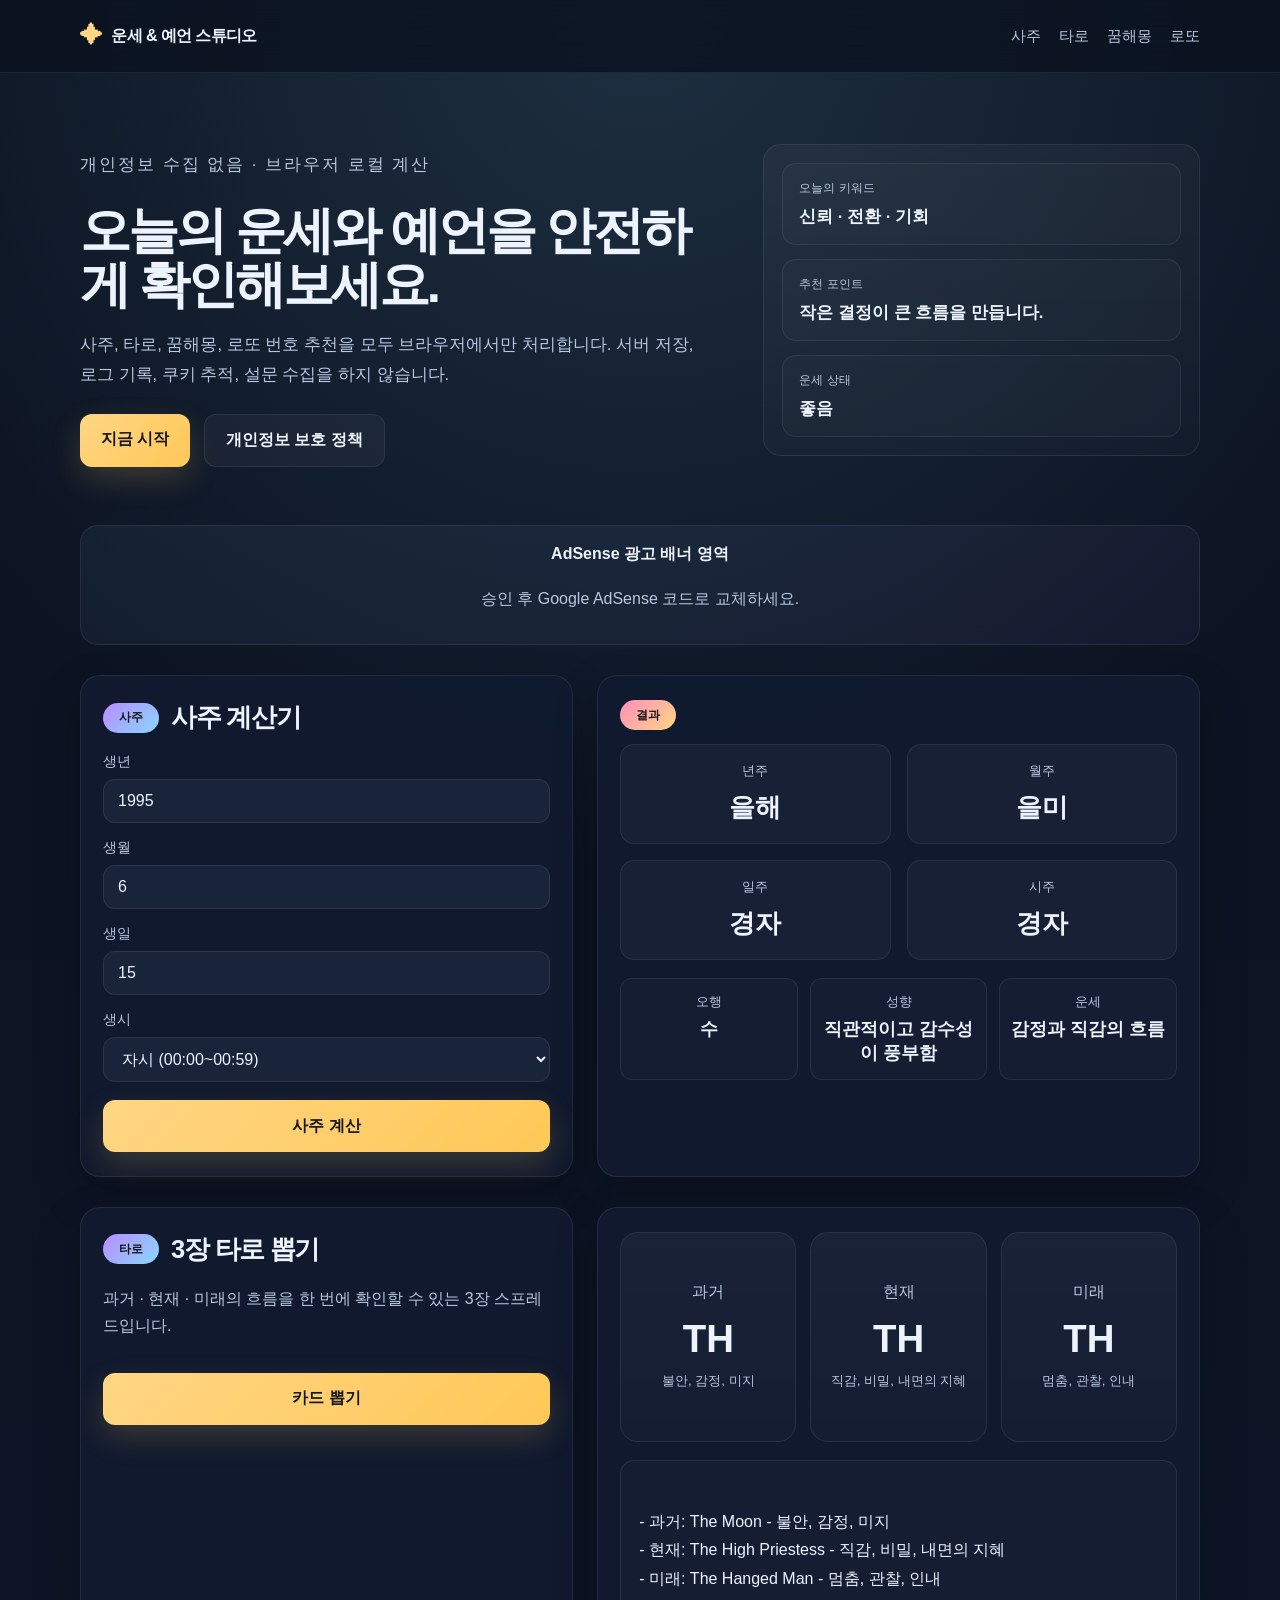
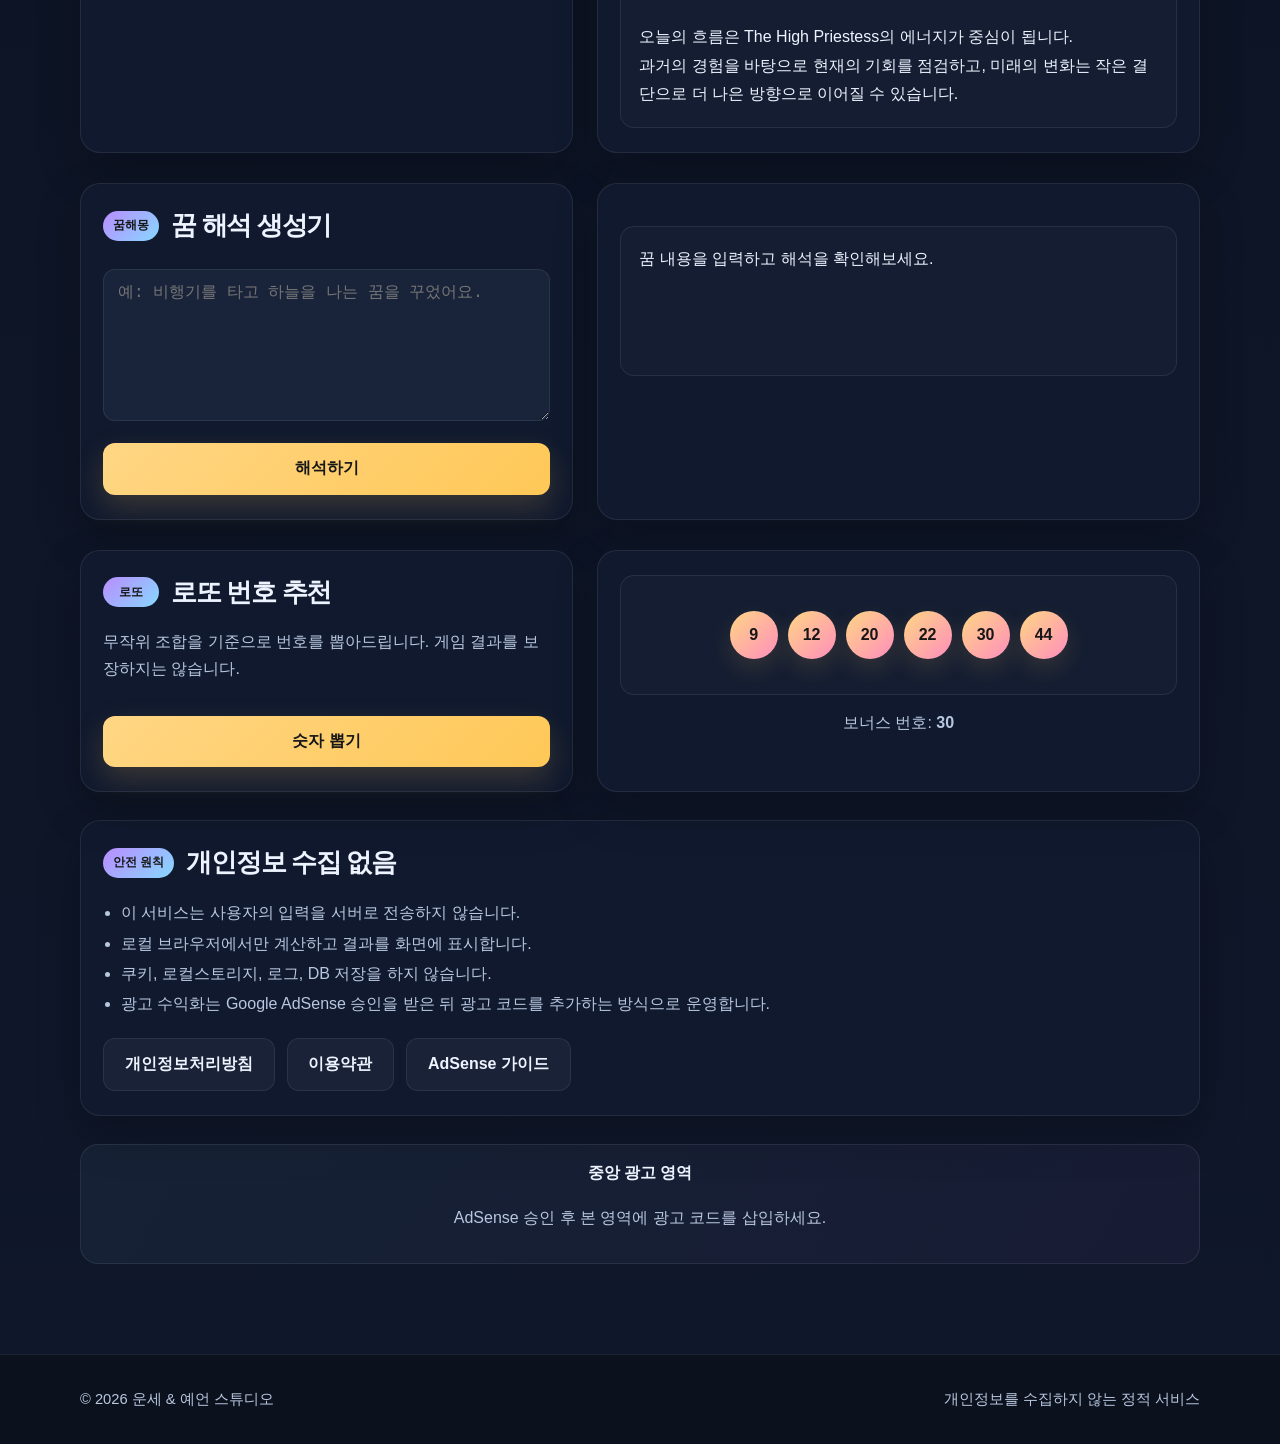
<file: index.html>
<!DOCTYPE html>
<html lang="ko">
  <head>
    <meta charset="UTF-8" />
    <meta name="viewport" content="width=device-width, initial-scale=1.0" />
    <meta
      name="description"
      content="사주, 타로, 꿈해몽, 로또번호 추천을 브라우저에서만 안전하게 제공하는 정적 웹사이트입니다. 개인정보 수집 없음."
    />
    <title>운세 & 예언 스튜디오</title>
    <link rel="stylesheet" href="style.css" />
  </head>
  <body>
    <header class="site-header">
      <div class="container nav-bar">
        <div class="brand">
          <span class="brand-mark">✦</span>
          <span>운세 & 예언 스튜디오</span>
        </div>
        <nav class="nav">
          <a href="#saju">사주</a>
          <a href="#tarot">타로</a>
          <a href="#dream">꿈해몽</a>
          <a href="#lotto">로또</a>
        </nav>
      </div>
    </header>

    <main class="page">
      <section class="hero container">
        <div class="hero-copy">
          <p class="eyebrow">개인정보 수집 없음 · 브라우저 로컬 계산</p>
          <h1>오늘의 운세와 예언을 안전하게 확인해보세요.</h1>
          <p>
            사주, 타로, 꿈해몽, 로또 번호 추천을 모두 브라우저에서만 처리합니다.
            서버 저장, 로그 기록, 쿠키 추적, 설문 수집을 하지 않습니다.
          </p>
          <div class="cta-row">
            <a href="#saju" class="primary-btn">지금 시작</a>
            <a href="#privacy" class="secondary-btn">개인정보 보호 정책</a>
          </div>
        </div>

        <aside class="hero-panel">
          <div class="mini-strip">
            <span>오늘의 키워드</span>
            <strong>신뢰 · 전환 · 기회</strong>
          </div>
          <div class="mini-strip">
            <span>추천 포인트</span>
            <strong>작은 결정이 큰 흐름을 만듭니다.</strong>
          </div>
          <div class="mini-strip">
            <span>운세 상태</span>
            <strong>좋음</strong>
          </div>
        </aside>
      </section>

      <section class="ad-wrap container">
        <div class="ad-box">
          <span class="ad-label">AdSense 광고 배너 영역</span>
          <p>승인 후 Google AdSense 코드로 교체하세요.</p>
        </div>
      </section>

      <section id="saju" class="container feature-layout">
        <div class="panel left-panel">
          <div class="section-header">
            <span class="badge">사주</span>
            <h2>사주 계산기</h2>
          </div>

          <div class="input-grid">
            <label>
              <span>생년</span>
              <input id="year" type="number" min="1900" max="2100" value="1995" />
            </label>
            <label>
              <span>생월</span>
              <input id="month" type="number" min="1" max="12" value="6" />
            </label>
            <label>
              <span>생일</span>
              <input id="day" type="number" min="1" max="31" value="15" />
            </label>
            <label>
              <span>생시</span>
              <select id="hour">
                <option value="0">자시 (00:00~00:59)</option>
                <option value="1">축시 (01:00~01:59)</option>
                <option value="2">인시 (02:00~02:59)</option>
                <option value="3">묘시 (03:00~03:59)</option>
                <option value="4">진시 (04:00~04:59)</option>
                <option value="5">사시 (05:00~05:59)</option>
                <option value="6">오시 (06:00~06:59)</option>
                <option value="7">미시 (07:00~07:59)</option>
                <option value="8">신시 (08:00~08:59)</option>
                <option value="9">유시 (09:00~09:59)</option>
                <option value="10">술시 (10:00~10:59)</option>
                <option value="11">해시 (11:00~11:59)</option>
                <option value="12">자시 (12:00~12:59)</option>
                <option value="13">축시 (13:00~13:59)</option>
                <option value="14">인시 (14:00~14:59)</option>
                <option value="15">묘시 (15:00~15:59)</option>
                <option value="16">진시 (16:00~16:59)</option>
                <option value="17">사시 (17:00~17:59)</option>
                <option value="18">오시 (18:00~18:59)</option>
                <option value="19">미시 (19:00~19:59)</option>
                <option value="20">신시 (20:00~20:59)</option>
                <option value="21">유시 (21:00~21:59)</option>
                <option value="22">술시 (22:00~22:59)</option>
                <option value="23">해시 (23:00~23:59)</option>
              </select>
            </label>
          </div>

          <button id="sajuBtn" class="action-btn">사주 계산</button>
        </div>

        <div class="panel result-panel">
          <div class="section-header compact">
            <span class="badge alt">결과</span>
          </div>
          <div class="pillar-grid">
            <div class="pillar">
              <span>년주</span>
              <strong id="yearPillar">-</strong>
            </div>
            <div class="pillar">
              <span>월주</span>
              <strong id="monthPillar">-</strong>
            </div>
            <div class="pillar">
              <span>일주</span>
              <strong id="dayPillar">-</strong>
            </div>
            <div class="pillar">
              <span>시주</span>
              <strong id="hourPillar">-</strong>
            </div>
          </div>
          <div class="summary-boxes">
            <div>
              <small>오행</small>
              <strong id="sajuElement">-</strong>
            </div>
            <div>
              <small>성향</small>
              <strong id="sajuTrait">-</strong>
            </div>
            <div>
              <small>운세</small>
              <strong id="sajuFortune">-</strong>
            </div>
          </div>
        </div>
      </section>

      <section id="tarot" class="container feature-layout">
        <div class="panel left-panel">
          <div class="section-header">
            <span class="badge">타로</span>
            <h2>3장 타로 뽑기</h2>
          </div>

          <p class="muted-text">
            과거 · 현재 · 미래의 흐름을 한 번에 확인할 수 있는 3장 스프레드입니다.
          </p>

          <button id="drawTarotBtn" class="action-btn">카드 뽑기</button>
        </div>

        <div class="panel result-panel">
          <div class="tarot-grid">
            <div class="tarot-card" id="tarotPast">
              <span>과거</span>
              <strong>?</strong>
              <small>카드를 뽑아보세요</small>
            </div>
            <div class="tarot-card" id="tarotPresent">
              <span>현재</span>
              <strong>?</strong>
              <small>카드를 뽑아보세요</small>
            </div>
            <div class="tarot-card" id="tarotFuture">
              <span>미래</span>
              <strong>?</strong>
              <small>카드를 뽑아보세요</small>
            </div>
          </div>

          <div class="reading-box" id="tarotReading">
            카드가 뽑히면 해석이 여기에 표시됩니다.
          </div>
        </div>
      </section>

      <section id="dream" class="container feature-layout">
        <div class="panel left-panel">
          <div class="section-header">
            <span class="badge">꿈해몽</span>
            <h2>꿈 해석 생성기</h2>
          </div>

          <textarea id="dreamInput" rows="7" placeholder="예: 비행기를 타고 하늘을 나는 꿈을 꾸었어요."></textarea>
          <button id="dreamBtn" class="action-btn">해석하기</button>
        </div>

        <div class="panel result-panel">
          <div class="reading-box large" id="dreamResult">
            꿈 내용을 입력하고 해석을 확인해보세요.
          </div>
        </div>
      </section>

      <section id="lotto" class="container feature-layout">
        <div class="panel left-panel">
          <div class="section-header">
            <span class="badge">로또</span>
            <h2>로또 번호 추천</h2>
          </div>

          <p class="muted-text">
            무작위 조합을 기준으로 번호를 뽑아드립니다. 게임 결과를 보장하지는 않습니다.
          </p>

          <button id="lottoBtn" class="action-btn">숫자 뽑기</button>
        </div>

        <div class="panel result-panel">
          <div class="lotto-box">
            <div class="lotto-row" id="lottoNumbers">-</div>
            <div class="lotto-note">
              보너스 번호: <strong id="bonusNumber">-</strong>
            </div>
          </div>
        </div>
      </section>

      <section id="privacy" class="container info-section">
        <div class="panel policy-box">
          <div class="section-header">
            <span class="badge">안전 원칙</span>
            <h2>개인정보 수집 없음</h2>
          </div>
          <ul>
            <li>이 서비스는 사용자의 입력을 서버로 전송하지 않습니다.</li>
            <li>로컬 브라우저에서만 계산하고 결과를 화면에 표시합니다.</li>
            <li>쿠키, 로컬스토리지, 로그, DB 저장을 하지 않습니다.</li>
            <li>광고 수익화는 Google AdSense 승인을 받은 뒤 광고 코드를 추가하는 방식으로 운영합니다.</li>
          </ul>
          <div class="policy-links" style="margin-top: 18px; display: flex; gap: 12px; flex-wrap: wrap;">
            <a href="privacy-policy.html" class="secondary-btn" style="display: inline-block;">개인정보처리방침</a>
            <a href="terms.html" class="secondary-btn" style="display: inline-block;">이용약관</a>
            <a href="adsense-guide.md" class="secondary-btn" style="display: inline-block;">AdSense 가이드</a>
          </div>
        </div>
      </section>

      <section class="ad-wrap container">
        <div class="ad-box">
          <span class="ad-label">중앙 광고 영역</span>
          <p>AdSense 승인 후 본 영역에 광고 코드를 삽입하세요.</p>
        </div>
      </section>
    </main>

    <footer class="site-footer">
      <div class="container footer-inner">
        <p>© 2026 운세 & 예언 스튜디오</p>
        <p>개인정보를 수집하지 않는 정적 서비스</p>
      </div>
    </footer>

    <script src="script.js"></script>
  </body>
</html>
</file>
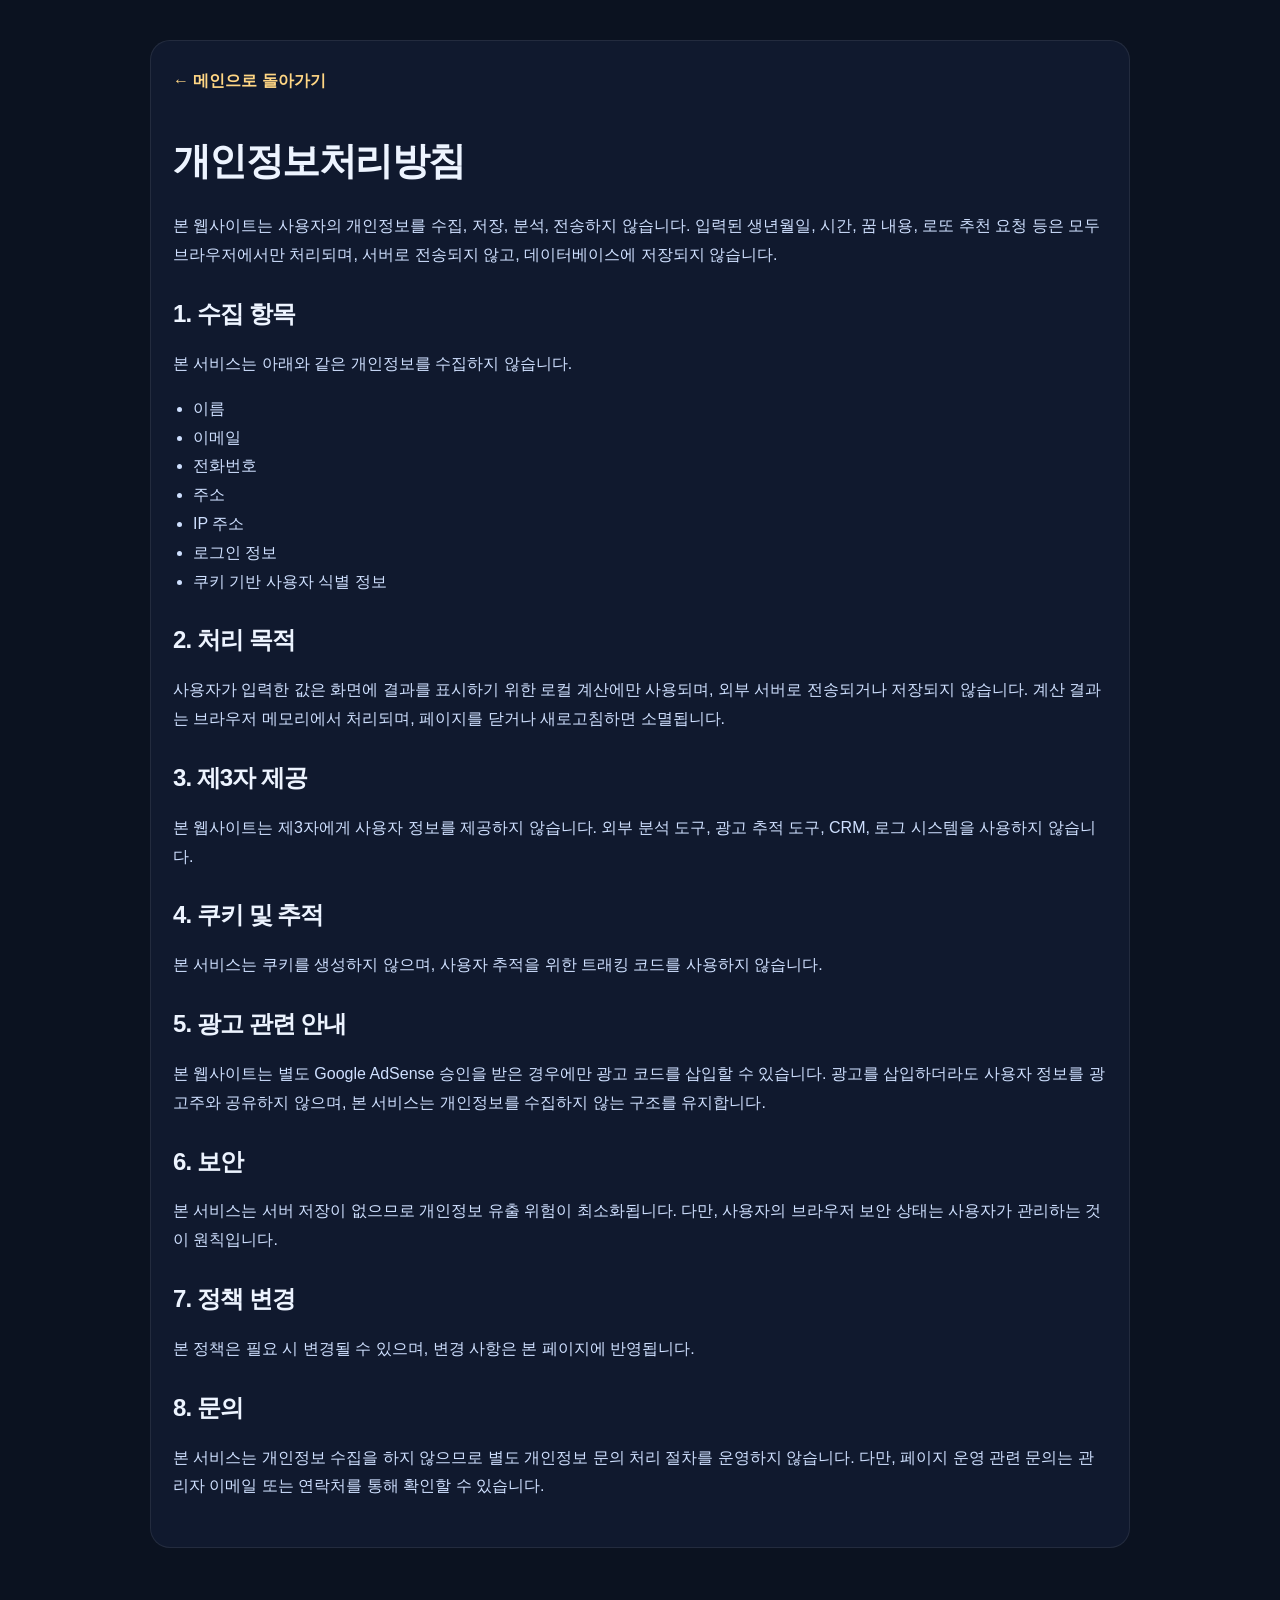
<file: privacy-policy.html>
<!DOCTYPE html>
<html lang="ko">
  <head>
    <meta charset="UTF-8" />
    <meta name="viewport" content="width=device-width, initial-scale=1.0" />
    <title>개인정보처리방침 | 운세 & 예언 스튜디오</title>
    <link rel="stylesheet" href="style.css" />
    <style>
      body {
        margin: 0;
        font-family: "Segoe UI", "Malgun Gothic", sans-serif;
        background: #0b1220;
        color: #edf4ff;
      }
      .wrap {
        max-width: 980px;
        margin: 40px auto 60px;
        padding: 30px 22px;
        background: rgba(17, 27, 47, 0.96);
        border: 1px solid rgba(255,255,255,0.08);
        border-radius: 20px;
      }
      h1, h2 {
        letter-spacing: -0.04em;
      }
      h1 { font-size: clamp(2rem, 3vw, 3rem); }
      h2 { margin-top: 28px; }
      p, li {
        color: #cfe0ff;
        line-height: 1.8;
      }
      ul { padding-left: 20px; }
      .back {
        display: inline-block;
        margin-bottom: 18px;
        color: #ffd684;
        text-decoration: none;
        font-weight: 700;
      }
    </style>
  </head>
  <body>
    <div class="wrap">
      <a href="index.html" class="back">← 메인으로 돌아가기</a>
      <h1>개인정보처리방침</h1>

      <p>
        본 웹사이트는 사용자의 개인정보를 수집, 저장, 분석, 전송하지 않습니다.
        입력된 생년월일, 시간, 꿈 내용, 로또 추천 요청 등은 모두 브라우저에서만 처리되며,
        서버로 전송되지 않고, 데이터베이스에 저장되지 않습니다.
      </p>

      <h2>1. 수집 항목</h2>
      <p>본 서비스는 아래와 같은 개인정보를 수집하지 않습니다.</p>
      <ul>
        <li>이름</li>
        <li>이메일</li>
        <li>전화번호</li>
        <li>주소</li>
        <li>IP 주소</li>
        <li>로그인 정보</li>
        <li>쿠키 기반 사용자 식별 정보</li>
      </ul>

      <h2>2. 처리 목적</h2>
      <p>
        사용자가 입력한 값은 화면에 결과를 표시하기 위한 로컬 계산에만 사용되며,
        외부 서버로 전송되거나 저장되지 않습니다. 계산 결과는 브라우저 메모리에서 처리되며,
        페이지를 닫거나 새로고침하면 소멸됩니다.
      </p>

      <h2>3. 제3자 제공</h2>
      <p>
        본 웹사이트는 제3자에게 사용자 정보를 제공하지 않습니다.
        외부 분석 도구, 광고 추적 도구, CRM, 로그 시스템을 사용하지 않습니다.
      </p>

      <h2>4. 쿠키 및 추적</h2>
      <p>
        본 서비스는 쿠키를 생성하지 않으며, 사용자 추적을 위한 트래킹 코드를 사용하지 않습니다.
      </p>

      <h2>5. 광고 관련 안내</h2>
      <p>
        본 웹사이트는 별도 Google AdSense 승인을 받은 경우에만 광고 코드를 삽입할 수 있습니다.
        광고를 삽입하더라도 사용자 정보를 광고주와 공유하지 않으며,
        본 서비스는 개인정보를 수집하지 않는 구조를 유지합니다.
      </p>

      <h2>6. 보안</h2>
      <p>
        본 서비스는 서버 저장이 없으므로 개인정보 유출 위험이 최소화됩니다.
        다만, 사용자의 브라우저 보안 상태는 사용자가 관리하는 것이 원칙입니다.
      </p>

      <h2>7. 정책 변경</h2>
      <p>
        본 정책은 필요 시 변경될 수 있으며, 변경 사항은 본 페이지에 반영됩니다.
      </p>

      <h2>8. 문의</h2>
      <p>
        본 서비스는 개인정보 수집을 하지 않으므로 별도 개인정보 문의 처리 절차를 운영하지 않습니다.
        다만, 페이지 운영 관련 문의는 관리자 이메일 또는 연락처를 통해 확인할 수 있습니다.
      </p>
    </div>
  </body>
</html>
</file>
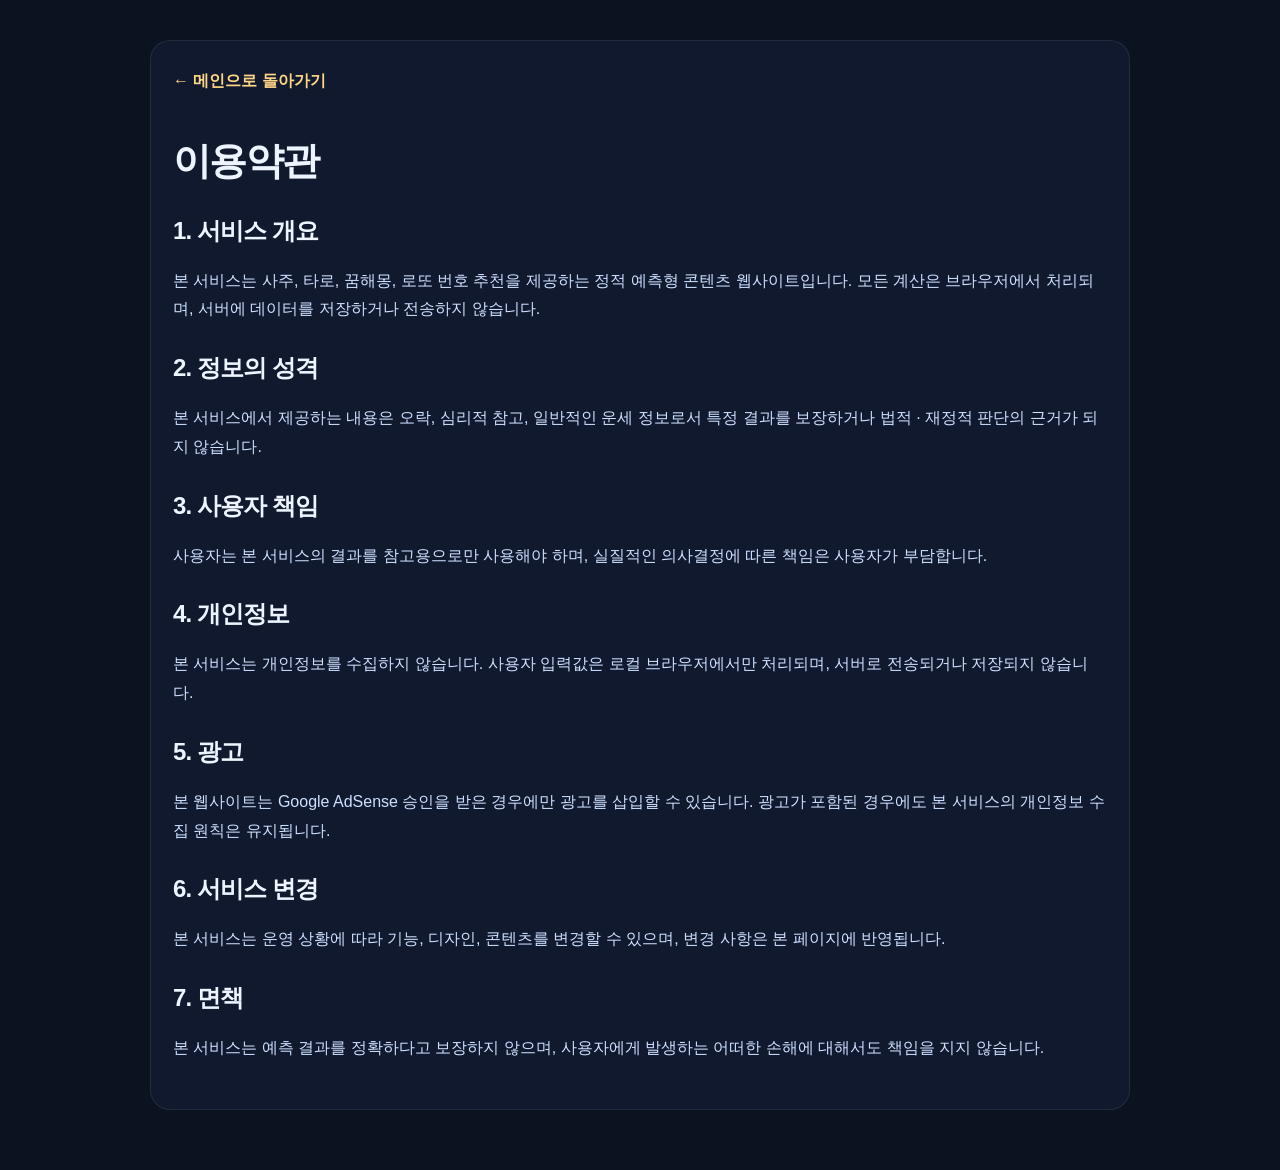
<file: terms.html>
<!DOCTYPE html>
<html lang="ko">
  <head>
    <meta charset="UTF-8" />
    <meta name="viewport" content="width=device-width, initial-scale=1.0" />
    <title>이용약관 | 운세 & 예언 스튜디오</title>
    <link rel="stylesheet" href="style.css" />
    <style>
      body { margin: 0; font-family: "Segoe UI", "Malgun Gothic", sans-serif; background: #0b1220; color: #edf4ff; }
      .wrap { max-width: 980px; margin: 40px auto 60px; padding: 30px 22px; background: rgba(17, 27, 47, 0.96); border: 1px solid rgba(255,255,255,0.08); border-radius: 20px; }
      h1, h2 { letter-spacing: -0.04em; }
      h1 { font-size: clamp(2rem, 3vw, 3rem); }
      h2 { margin-top: 28px; }
      p, li { color: #cfe0ff; line-height: 1.8; }
      ul { padding-left: 20px; }
      .back { display: inline-block; margin-bottom: 18px; color: #ffd684; text-decoration: none; font-weight: 700; }
    </style>
  </head>
  <body>
    <div class="wrap">
      <a href="index.html" class="back">← 메인으로 돌아가기</a>
      <h1>이용약관</h1>

      <h2>1. 서비스 개요</h2>
      <p>
        본 서비스는 사주, 타로, 꿈해몽, 로또 번호 추천을 제공하는 정적 예측형 콘텐츠 웹사이트입니다.
        모든 계산은 브라우저에서 처리되며, 서버에 데이터를 저장하거나 전송하지 않습니다.
      </p>

      <h2>2. 정보의 성격</h2>
      <p>
        본 서비스에서 제공하는 내용은 오락, 심리적 참고, 일반적인 운세 정보로서
        특정 결과를 보장하거나 법적 · 재정적 판단의 근거가 되지 않습니다.
      </p>

      <h2>3. 사용자 책임</h2>
      <p>
        사용자는 본 서비스의 결과를 참고용으로만 사용해야 하며,
        실질적인 의사결정에 따른 책임은 사용자가 부담합니다.
      </p>

      <h2>4. 개인정보</h2>
      <p>
        본 서비스는 개인정보를 수집하지 않습니다. 사용자 입력값은 로컬 브라우저에서만 처리되며,
        서버로 전송되거나 저장되지 않습니다.
      </p>

      <h2>5. 광고</h2>
      <p>
        본 웹사이트는 Google AdSense 승인을 받은 경우에만 광고를 삽입할 수 있습니다.
        광고가 포함된 경우에도 본 서비스의 개인정보 수집 원칙은 유지됩니다.
      </p>

      <h2>6. 서비스 변경</h2>
      <p>
        본 서비스는 운영 상황에 따라 기능, 디자인, 콘텐츠를 변경할 수 있으며,
        변경 사항은 본 페이지에 반영됩니다.
      </p>

      <h2>7. 면책</h2>
      <p>
        본 서비스는 예측 결과를 정확하다고 보장하지 않으며,
        사용자에게 발생하는 어떠한 손해에 대해서도 책임을 지지 않습니다.
      </p>
    </div>
  </body>
</html>
</file>
<file: style.css>
:root {
  --bg: #0f172a;
  --bg-soft: #111b2f;
  --panel: rgba(17, 27, 47, 0.96);
  --panel-2: rgba(26, 37, 60, 0.98);
  --line: rgba(255, 255, 255, 0.08);
  --text: #edf4ff;
  --muted: #b8c7df;
  --gold: #ffd684;
  --gold-strong: #ffc857;
  --purple: #b98cff;
  --blue: #87d8ff;
  --pink: #ff8ebd;
  --white: #ffffff;
  --shadow: rgba(0, 0, 0, 0.22);
}

* {
  box-sizing: border-box;
}

html {
  scroll-behavior: smooth;
}

body {
  margin: 0;
  font-family: "Segoe UI", "Malgun Gothic", sans-serif;
  background:
    radial-gradient(circle at top, rgba(135, 216, 255, 0.15), transparent 28%),
    linear-gradient(180deg, #0b1220 0%, var(--bg) 100%);
  color: var(--text);
}

img {
  max-width: 100%;
}

.container {
  width: min(1120px, calc(100% - 32px));
  margin: 0 auto;
}

.site-header {
  position: sticky;
  top: 0;
  z-index: 10;
  backdrop-filter: blur(14px);
  background: rgba(11, 18, 32, 0.8);
  border-bottom: 1px solid var(--line);
}

.nav-bar {
  display: flex;
  align-items: center;
  justify-content: space-between;
  min-height: 72px;
}

.brand {
  display: flex;
  align-items: center;
  gap: 10px;
  font-weight: 800;
  letter-spacing: -0.04em;
}

.brand-mark {
  color: var(--gold);
  font-size: 1.4rem;
}

.nav {
  display: flex;
  gap: 18px;
  flex-wrap: wrap;
}

.nav a {
  color: var(--muted);
  text-decoration: none;
  font-size: 0.96rem;
}

.nav a:hover {
  color: var(--white);
}

.page {
  padding-bottom: 60px;
}

.hero {
  display: grid;
  grid-template-columns: 1.2fr 0.8fr;
  gap: 28px;
  align-items: center;
  padding: 60px 0 30px;
}

.eyebrow {
  color: var(--gold);
  letter-spacing: 0.12em;
  text-transform: uppercase;
  font-size: 0.78rem;
  margin-bottom: 16px;
}

.hero-copy h1 {
  font-size: clamp(2.4rem, 4vw, 4rem);
  line-height: 1.06;
  margin: 0 0 18px;
  letter-spacing: -0.06em;
}

.hero-copy p {
  color: var(--muted);
  font-size: 1.04rem;
  line-height: 1.8;
  max-width: 620px;
  margin-bottom: 24px;
}

.cta-row {
  display: flex;
  gap: 14px;
  flex-wrap: wrap;
}

.primary-btn,
.secondary-btn,
.action-btn {
  display: inline-block;
  border: 0;
  text-decoration: none;
  border-radius: 12px;
  padding: 0.95rem 1.3rem;
  font-weight: 700;
  cursor: pointer;
  transition: transform 0.2s ease, opacity 0.2s ease;
}

.primary-btn,
.action-btn {
  background: linear-gradient(135deg, var(--gold) 0%, var(--gold-strong) 100%);
  color: #171717;
  box-shadow: 0 12px 30px rgba(255, 200, 87, 0.18);
}

.secondary-btn {
  background: rgba(255, 255, 255, 0.04);
  border: 1px solid var(--line);
  color: var(--text);
}

.primary-btn:hover,
.secondary-btn:hover,
.action-btn:hover {
  transform: translateY(-1px);
}

.hero-panel {
  background: linear-gradient(180deg, rgba(255,255,255,0.04), rgba(255,255,255,0.02));
  border: 1px solid var(--line);
  border-radius: 18px;
  padding: 18px;
  display: grid;
  gap: 14px;
}

.mini-strip {
  border: 1px solid var(--line);
  border-radius: 14px;
  background: rgba(255,255,255,0.02);
  padding: 16px;
  display: flex;
  flex-direction: column;
  gap: 8px;
}

.mini-strip span {
  color: var(--muted);
  font-size: 0.75rem;
}

.mini-strip strong {
  font-size: 1.05rem;
}

.feature-layout {
  display: grid;
  grid-template-columns: 0.9fr 1.1fr;
  gap: 24px;
  padding-top: 30px;
}

.panel {
  background: var(--panel);
  border: 1px solid var(--line);
  border-radius: 20px;
  box-shadow: 0 18px 45px var(--shadow);
}

.left-panel {
  padding: 24px 22px;
}

.result-panel {
  padding: 24px 22px;
}

.section-header {
  display: flex;
  align-items: center;
  gap: 12px;
  margin-bottom: 18px;
}

.section-header.compact {
  margin-bottom: 14px;
}

.badge {
  display: inline-flex;
  align-items: center;
  justify-content: center;
  min-width: 56px;
  height: 30px;
  padding: 0 10px;
  border-radius: 999px;
  font-size: 0.75rem;
  font-weight: 800;
  color: #171717;
  background: linear-gradient(135deg, var(--purple), var(--blue));
}

.badge.alt {
  background: linear-gradient(135deg, var(--pink), var(--gold));
}

.section-header h2 {
  margin: 0;
  font-size: clamp(1.5rem, 2vw, 2rem);
  letter-spacing: -0.05em;
}

.input-grid {
  display: grid;
  gap: 16px;
}

label span {
  display: block;
  color: var(--muted);
  margin-bottom: 8px;
  font-size: 0.85rem;
}

input,
select,
textarea {
  width: 100%;
  background: var(--panel-2);
  color: var(--text);
  border: 1px solid var(--line);
  border-radius: 12px;
  padding: 12px 14px;
  font-size: 1rem;
  resize: vertical;
}

textarea {
  min-height: 130px;
  margin-top: 8px;
}

.action-btn {
  width: 100%;
  margin-top: 18px;
  font-size: 1rem;
}

.pillar-grid {
  display: grid;
  grid-template-columns: repeat(2, minmax(120px, 1fr));
  gap: 16px;
  margin-bottom: 18px;
}

.pillar {
  background: rgba(255,255,255,0.03);
  border: 1px solid var(--line);
  border-radius: 14px;
  padding: 18px 12px;
  text-align: center;
}

.pillar span {
  display: block;
  margin-bottom: 10px;
  color: var(--muted);
  font-size: 0.8rem;
}

.pillar strong {
  font-size: clamp(1.35rem, 2vw, 2rem);
}

.summary-boxes {
  display: grid;
  grid-template-columns: repeat(3, minmax(120px, 1fr));
  gap: 12px;
}

.summary-boxes div {
  background: rgba(255,255,255,0.02);
  border: 1px solid var(--line);
  border-radius: 12px;
  padding: 14px 10px;
  text-align: center;
}

.summary-boxes small {
  display: block;
  color: var(--muted);
  margin-bottom: 6px;
}

.summary-boxes strong {
  font-size: 1.1rem;
}

.muted-text {
  color: var(--muted);
  line-height: 1.7;
}

.tarot-grid {
  display: grid;
  grid-template-columns: repeat(3, minmax(120px, 1fr));
  gap: 14px;
}

.tarot-card {
  min-height: 210px;
  display: flex;
  flex-direction: column;
  align-items: center;
  justify-content: center;
  padding: 18px 12px;
  border: 1px solid var(--line);
  border-radius: 18px;
  background: linear-gradient(180deg, rgba(255,255,255,0.04), rgba(255,255,255,0.02));
  text-align: center;
}

.tarot-card span {
  color: var(--muted);
  margin-bottom: 14px;
}

.tarot-card strong {
  font-size: clamp(2.2rem, 3vw, 3rem);
  margin-bottom: 10px;
}

.tarot-card small {
  color: var(--muted);
  line-height: 1.5;
}

.reading-box {
  margin-top: 18px;
  padding: 18px;
  border: 1px solid var(--line);
  border-radius: 14px;
  background: rgba(255,255,255,0.02);
  color: var(--text);
  line-height: 1.8;
}

.reading-box.large {
  min-height: 150px;
}

.lotto-box {
  display: grid;
  gap: 18px;
}

.lotto-row {
  display: flex;
  flex-wrap: wrap;
  gap: 10px;
  align-items: center;
  justify-content: center;
  padding: 18px 10px;
  background: rgba(255,255,255,0.02);
  border: 1px solid var(--line);
  border-radius: 14px;
  min-height: 120px;
}

.lotto-ball {
  width: 48px;
  height: 48px;
  border-radius: 50%;
  display: grid;
  place-items: center;
  font-weight: 800;
  background: linear-gradient(135deg, var(--gold), var(--pink));
  color: #171717;
  box-shadow: 0 10px 25px rgba(255, 200, 87, 0.14);
}

.lotto-note {
  text-align: center;
  color: var(--muted);
  font-size: 1rem;
}

.info-section {
  padding-top: 28px;
}

.policy-box {
  padding: 24px 22px;
}

.policy-box ul {
  margin: 0;
  padding-left: 18px;
  color: var(--muted);
  line-height: 1.9;
}

.ad-wrap {
  padding-top: 28px;
}

.ad-box {
  border: 1px solid var(--line);
  background: linear-gradient(135deg, rgba(135,216,255,0.06), rgba(185,140,255,0.05));
  border-radius: 18px;
  min-height: 120px;
  display: grid;
  place-items: center;
  text-align: center;
  color: var(--muted);
  padding: 18px;
}

.ad-label {
  display: inline-block;
  font-weight: 800;
  color: var(--text);
  margin-bottom: 8px;
}

.site-footer {
  border-top: 1px solid var(--line);
  margin-top: 30px;
  background: rgba(10, 15, 25, 0.75);
}

.footer-inner {
  display: flex;
  justify-content: space-between;
  gap: 10px;
  flex-wrap: wrap;
  padding: 20px 0;
  color: var(--muted);
  font-size: 0.92rem;
}

@media (max-width: 860px) {
  .hero,
  .feature-layout {
    grid-template-columns: 1fr;
  }

  .nav-bar {
    flex-direction: column;
    justify-content: center;
    padding: 16px 0;
    gap: 12px;
  }
}

@media (max-width: 520px) {
  .summary-boxes,
  .pillar-grid,
  .tarot-grid {
    grid-template-columns: 1fr;
  }
}
</file>
